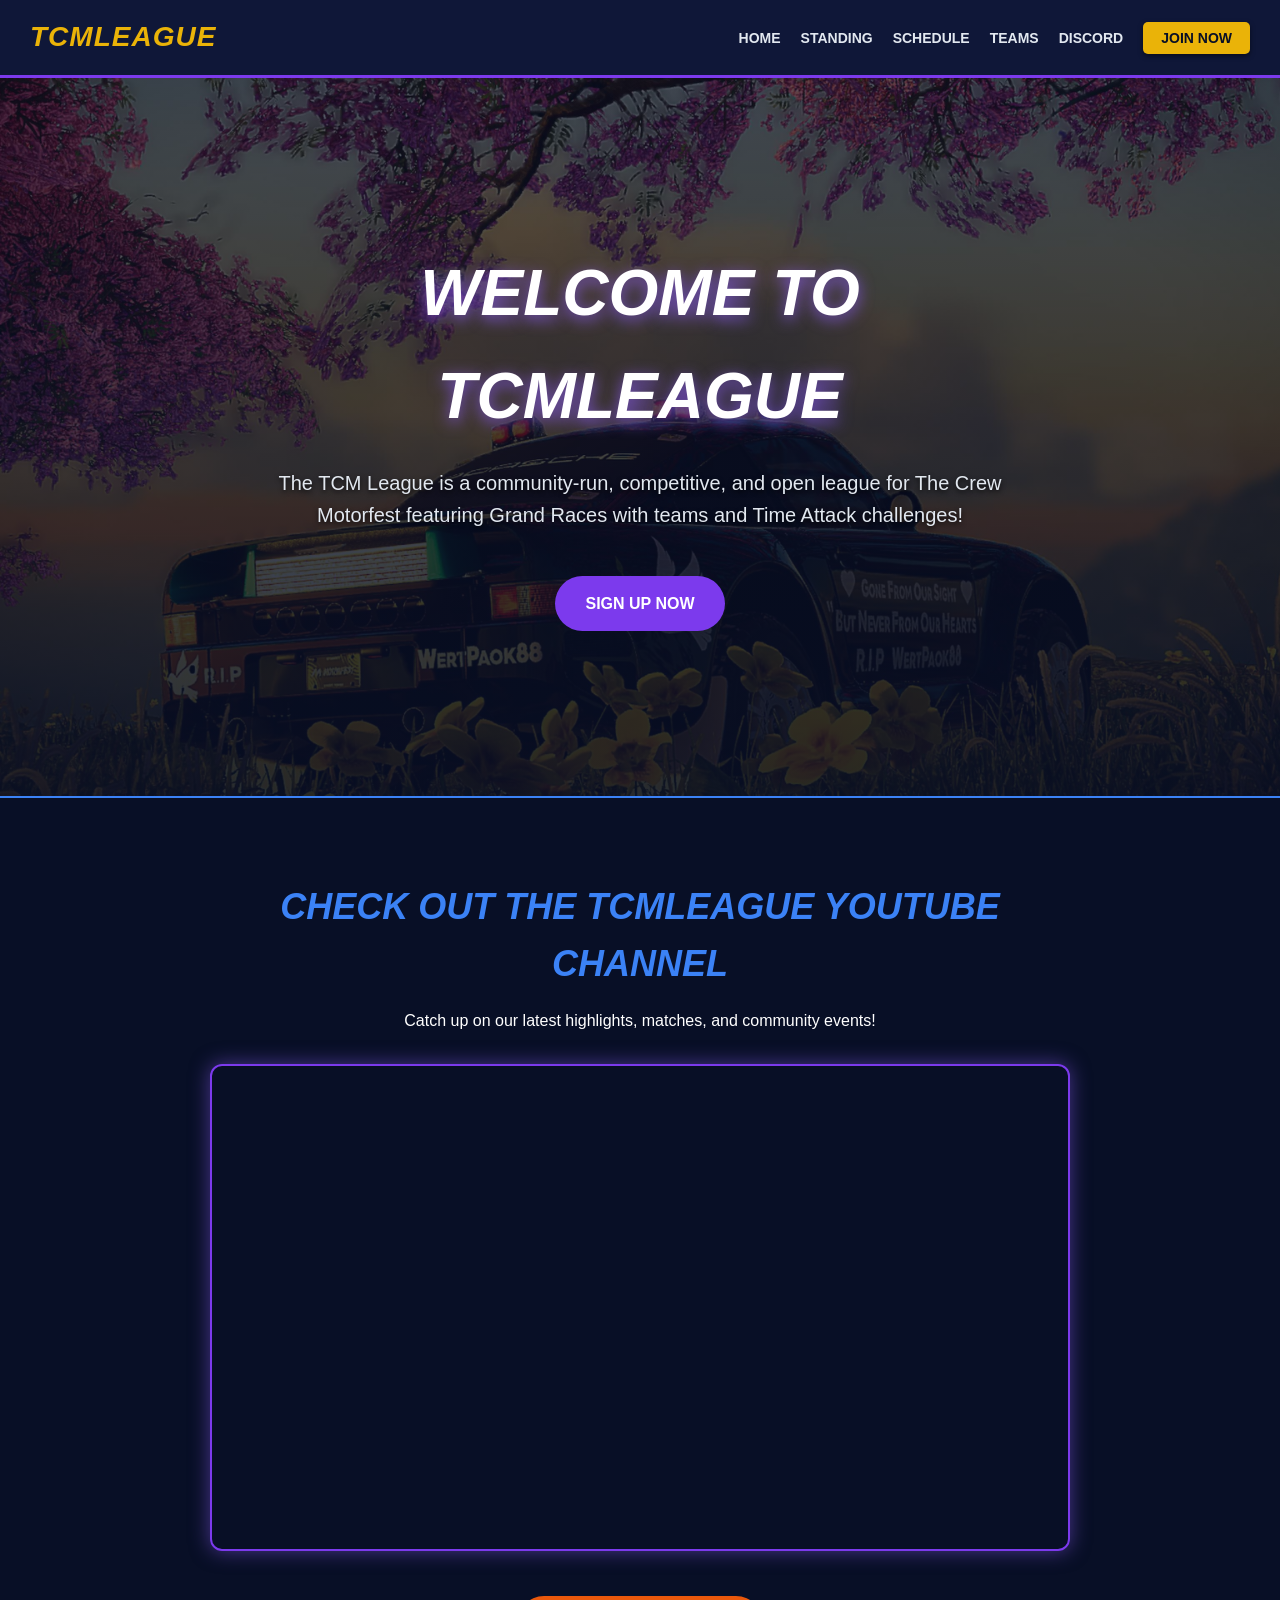
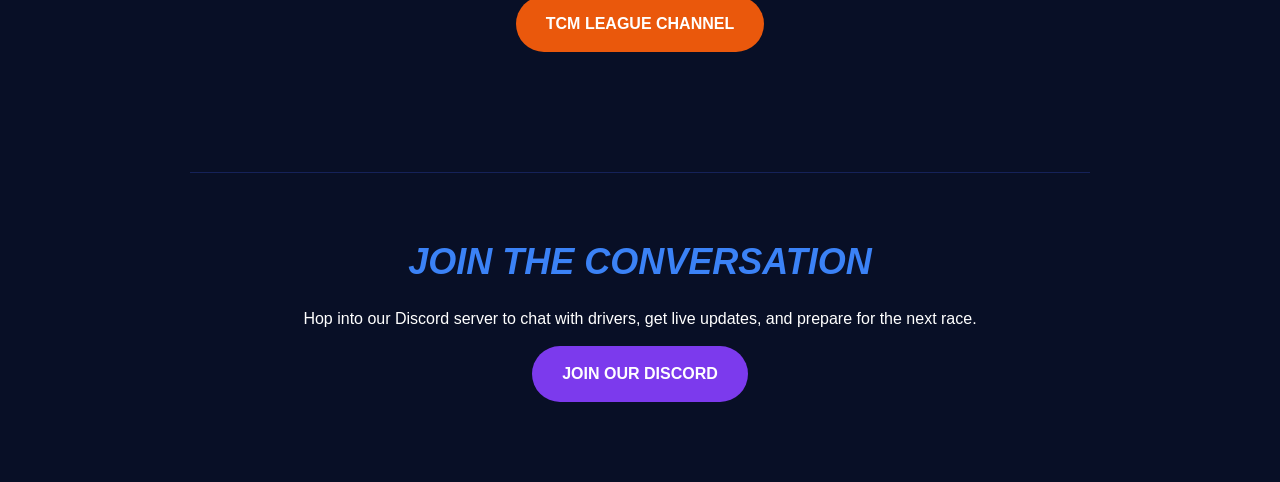
<file: Index.html>
<!DOCTYPE html>
<html lang="en">
<head>
    <meta charset="UTF-8">
    <meta name="viewport" content="width=device-width, initial-scale=1.0">
    <title>TCMLeague Hub</title>
    <link rel="stylesheet" href="Style/style.css">
</head>
<body>

<nav class="navbar">
    <div class="logo">TCMLeague</div>
    <ul class="nav-links">
        <li><a href="Index.html">Home</a></li>
        <li><a href="Standing.html">Standing</a></li>
        <li><a href="Schedule.html">Schedule</a></li>
        <li><a href="Teams.html">Teams</a></li>
        <li><a href="Discord.html">Discord</a></li>
        <li><a href="Registration.html" class="nav-join-btn">JOIN NOW</a></li>
    </ul>
</nav>

<header id="home" class="hero" style="background-image: linear-gradient(rgba(8, 15, 38, 0.6), rgba(8, 15, 38, 0.9)), url('Asseste/POrschebaner.jpg');">
    <div class="hero-content fade-in">
        <h1>Welcome to TCMLeague</h1>
        <p>The TCM League is a community-run, competitive, and open league for The Crew Motorfest featuring Grand Races with teams and Time Attack challenges!</p>
        <a href="Registration.html" class="btn discord-btn">Sign Up Now</a>
    </div>
</header>

<section id="youtube" class="yt-section fade-in">
    <h2>Check out the TCMLeague YouTube channel</h2>
    <p>Catch up on our latest highlights, matches, and community events!</p>

    <div class="video-wrapper">
        <iframe width="922" height="519" src="https://www.youtube.com/embed/0RAD80YU6eg" title="The Crew Motorfest League | Official Trailer" frameborder="0" allow="accelerometer; autoplay; clipboard-write; encrypted-media; gyroscope; picture-in-picture; web-share" referrerpolicy="strict-origin-when-cross-origin" allowfullscreen></iframe>
    </div>

    <a href="https://www.youtube.com/@TcmLeague-official/featured" class="btn yt-btn" target="_blank">TCM League Channel</a>
</section>

<section id="discord" class="discord-section fade-in" style="margin-top: 40px; border-top: 1px solid #152259; padding-top: 60px;">
    <h2>Join the Conversation</h2>
    <p>Hop into our Discord server to chat with drivers, get live updates, and prepare for the next race.</p>
    <a href="https://discord.gg/rQgyNnbPCV" class="btn discord-btn" target="_blank">Join Our Discord</a>
</section>

<script src="script.js"></script>
</body>
</html>
</file>
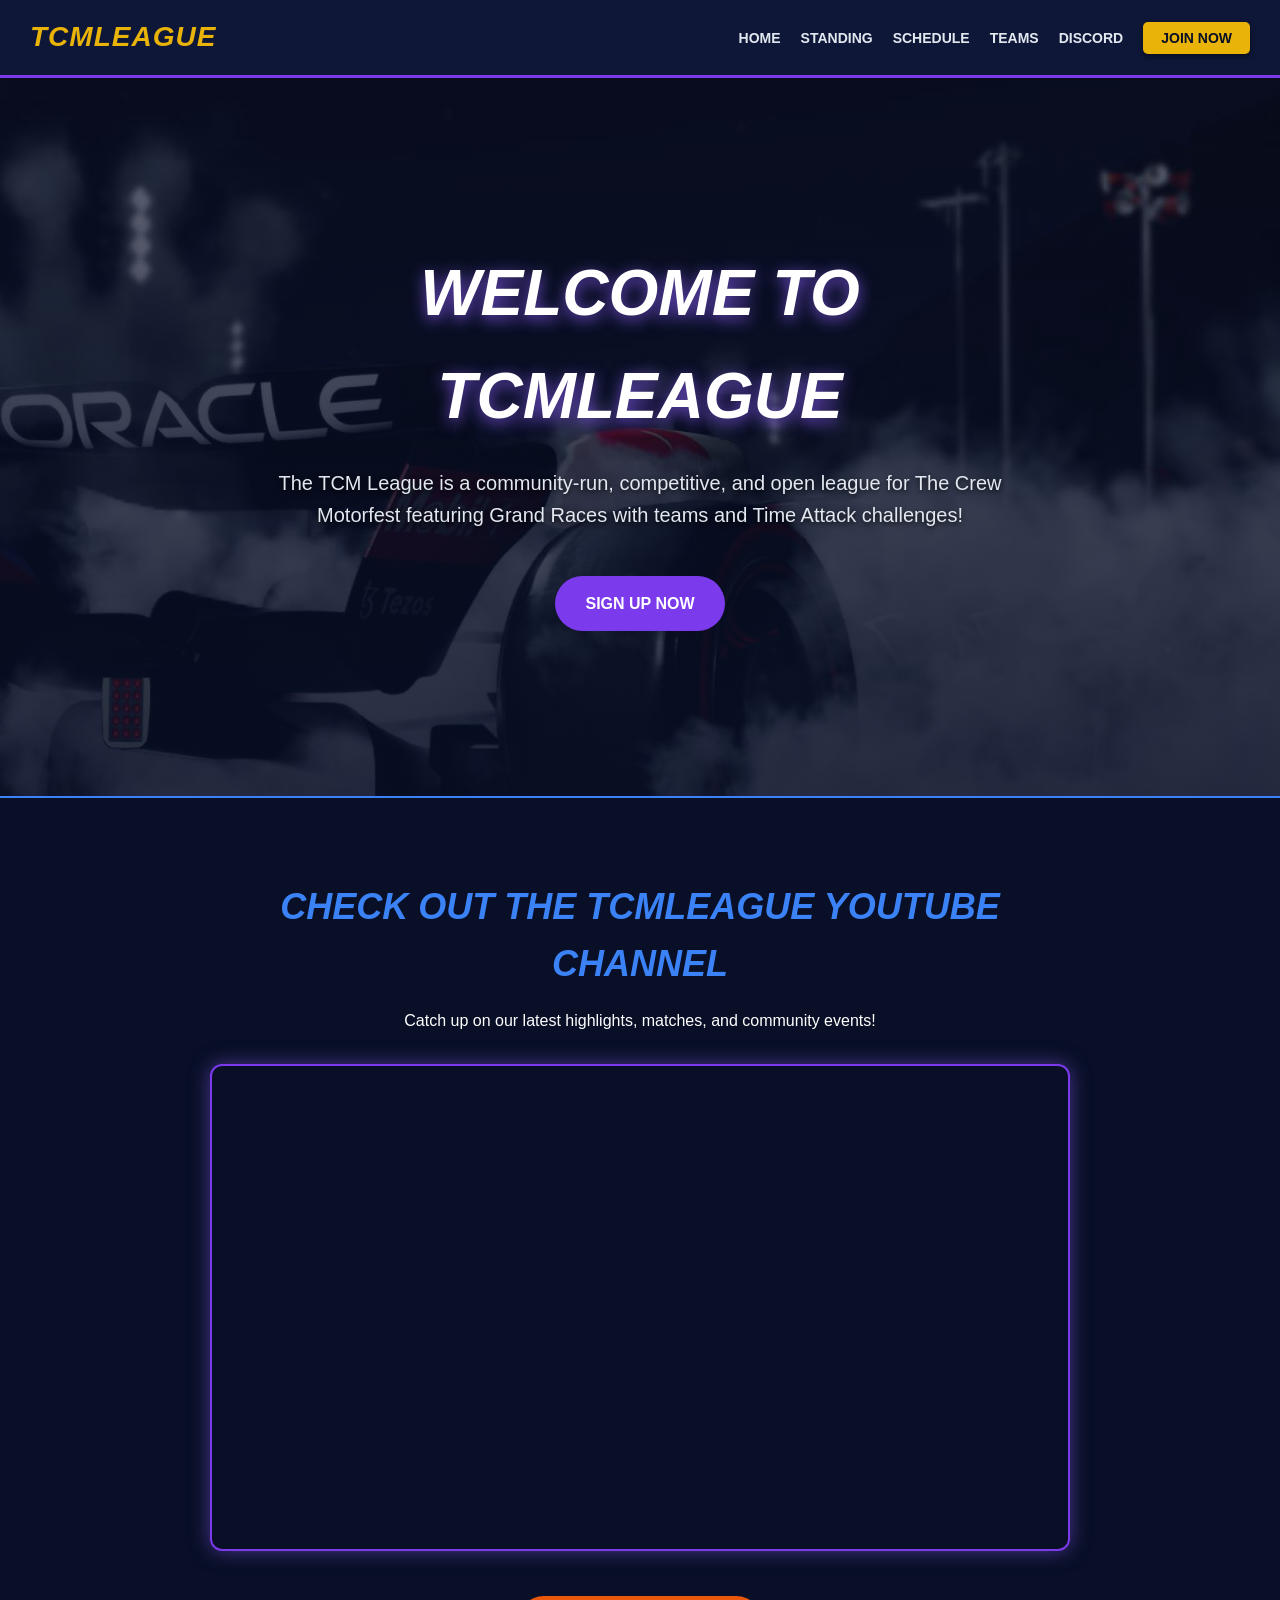
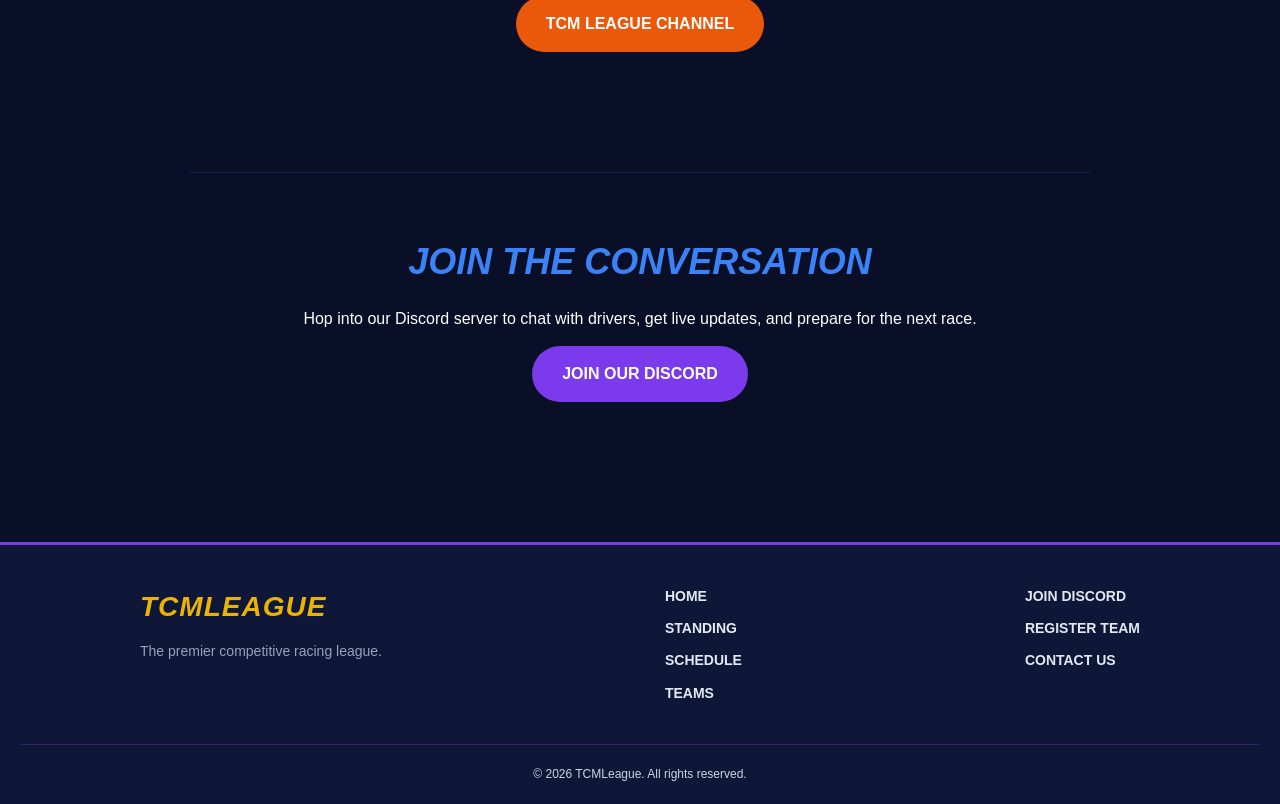
<file: index.html>
<!DOCTYPE html>
<html lang="en">
<head>
    <meta charset="UTF-8">
    <meta name="viewport" content="width=device-width, initial-scale=1.0">
    <title>TCMLeague Hub</title>
    <link rel="stylesheet" href="Style/style.css">
</head>
<body>

<nav class="navbar">
    <div class="logo"><a href="index.html">TCMLeague</a> </div>
    <ul class="nav-links">
        <li><a href="index.html">Home</a></li>
        <li><a href="standing.html">Standing</a></li>
        <li><a href="schedule.html">Schedule</a></li>
        <li><a href="teams.html">Teams</a></li>
        <li><a href="discord.html">Discord</a></li>
        <li><a href="registration.html" class="nav-join-btn">JOIN NOW</a></li>
    </ul>
</nav>

<header id="home" class="hero" style="background-image: linear-gradient(rgba(8, 15, 38, 0.6), rgba(8, 15, 38, 0.9)), url('Asseste/F1.jpg');">
    <div class="hero-content fade-in">
        <h1>Welcome to TCMLeague</h1>
        <p>The TCM League is a community-run, competitive, and open league for The Crew Motorfest featuring Grand Races with teams and Time Attack challenges!</p>
        <a href="registration.html" class="btn discord-btn">Sign Up Now</a>
    </div>
</header>

<section id="youtube" class="yt-section fade-in">
    <h2>Check out the TCMLeague YouTube channel</h2>
    <p>Catch up on our latest highlights, matches, and community events!</p>

    <div class="video-wrapper">
        <iframe width="922" height="519" src="https://www.youtube.com/embed/0RAD80YU6eg" title="The Crew Motorfest League | Official Trailer" frameborder="0" allow="accelerometer; autoplay; clipboard-write; encrypted-media; gyroscope; picture-in-picture; web-share" referrerpolicy="strict-origin-when-cross-origin" allowfullscreen></iframe>
    </div>

    <a href="https://www.youtube.com/@TcmLeague-official/featured" class="btn yt-btn" target="_blank">TCM League Channel</a>
</section>

<section id="discord" class="discord-section fade-in" style="margin-top: 40px; border-top: 1px solid #152259; padding-top: 60px;">
    <h2>Join the Conversation</h2>
    <p>Hop into our Discord server to chat with drivers, get live updates, and prepare for the next race.</p>
    <a href="https://discord.gg/rQgyNnbPCV" class="btn discord-btn" target="_blank">Join Our Discord</a>
</section>

<script src="script.js"></script>
</body>
<footer>
    <div class="footer-content">
        <div class="footer-brand">
            <div class="logo">TCMLeague</div>
            <p>The premier competitive racing league.</p>
        </div>
        <div class="footer-links">
            <a href="index.html">Home</a>
            <a href="standing.html">Standing</a>
            <a href="schedule.html">Schedule</a>
            <a href="teams.html">Teams</a>
        </div>
        <div class="footer-social">
            <a href="https://discord.gg/rQgyNnbPCV" target="_blank">Join Discord</a>
            <a href="registration.html">Register Team</a>
            <a href="mailto:tcmleagueofficial@gmail.com">Contact Us</a>
        </div>
    </div>
    <div class="footer-bottom">
        &copy; 2026 TCMLeague. All rights reserved.
    </div>
</footer>

<button id="backToTop" class="back-to-top">▲</button>
</html>
</file>
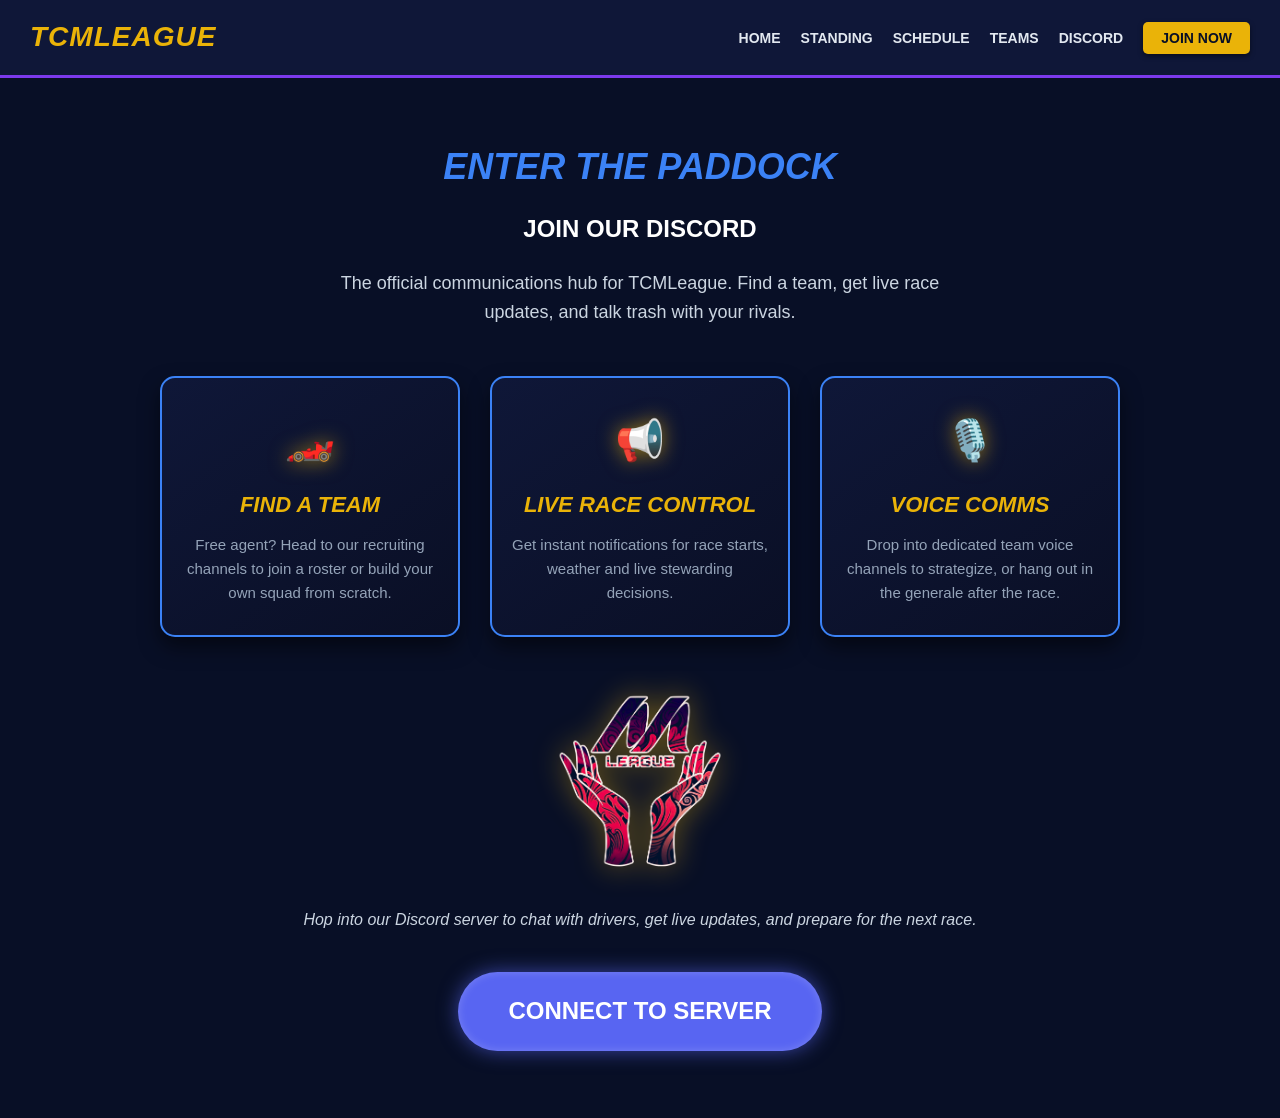
<file: Discord.html>
<!DOCTYPE html>
<html lang="en">
<head>
    <meta charset="UTF-8">
    <meta name="viewport" content="width=device-width, initial-scale=1.0">
    <title>TCMLeague - Discord</title>
    <link rel="stylesheet" href="Style/style.css">
    <link rel="stylesheet" href="Style/Discord.css">
</head>
<body>

<nav class="navbar">
    <div class="logo">TCMLeague</div>
    <ul class="nav-links">
        <li><a href="Index.html">Home</a></li>
        <li><a href="Standing.html">Standing</a></li>
        <li><a href="Schedule.html">Schedule</a></li>
        <li><a href="Teams.html">Teams</a></li>
        <li><a href="Discord.html">Discord</a></li>
        <li><a href="Registration.html" class="nav-join-btn">JOIN NOW</a></li>
    </ul>
</nav>

<section class="discord-promo-wrapper">
    <div class="discord-header">
        <h2 class="grand-race">ENTER THE PADDOCK</h2>
        <h1 class="standings-main-title">JOIN OUR DISCORD</h1>
        <p class="discord-subtitle">The official communications hub for TCMLeague. Find a team, get live race updates, and talk trash with your rivals.</p>
    </div>

    <div class="discord-features">
        <div class="feature-card">
            <div class="feature-icon">🏎️</div>
            <h3>Find a Team</h3>
            <p>Free agent? Head to our recruiting channels to join a roster or build your own squad from scratch.</p>
        </div>

        <div class="feature-card">
            <div class="feature-icon">📢</div>
            <h3>Live Race Control</h3>
            <p>Get instant notifications for race starts, weather and live stewarding decisions.</p>
        </div>

        <div class="feature-card">
            <div class="feature-icon">🎙️</div>
            <h3>Voice Comms</h3>
            <p>Drop into dedicated team voice channels to strategize, or hang out in the generale after the race.</p>
        </div>
    </div>

    <img src="Asseste/TCMlogo.png" alt="TCMLeague Logo" class="promo-logo-img">

    <div class="discord-cta-container">
        <p class="cta-flavor-text">Hop into our Discord server to chat with drivers, get live updates, and prepare for the next race.</p>

        <a href="https://discord.gg/rQgyNnbPCV" class="btn mega-discord-btn" target="_blank">
            <span class="btn-text">CONNECT TO SERVER</span>
        </a>
    </div>
</section>

</body>
</html>
</file>
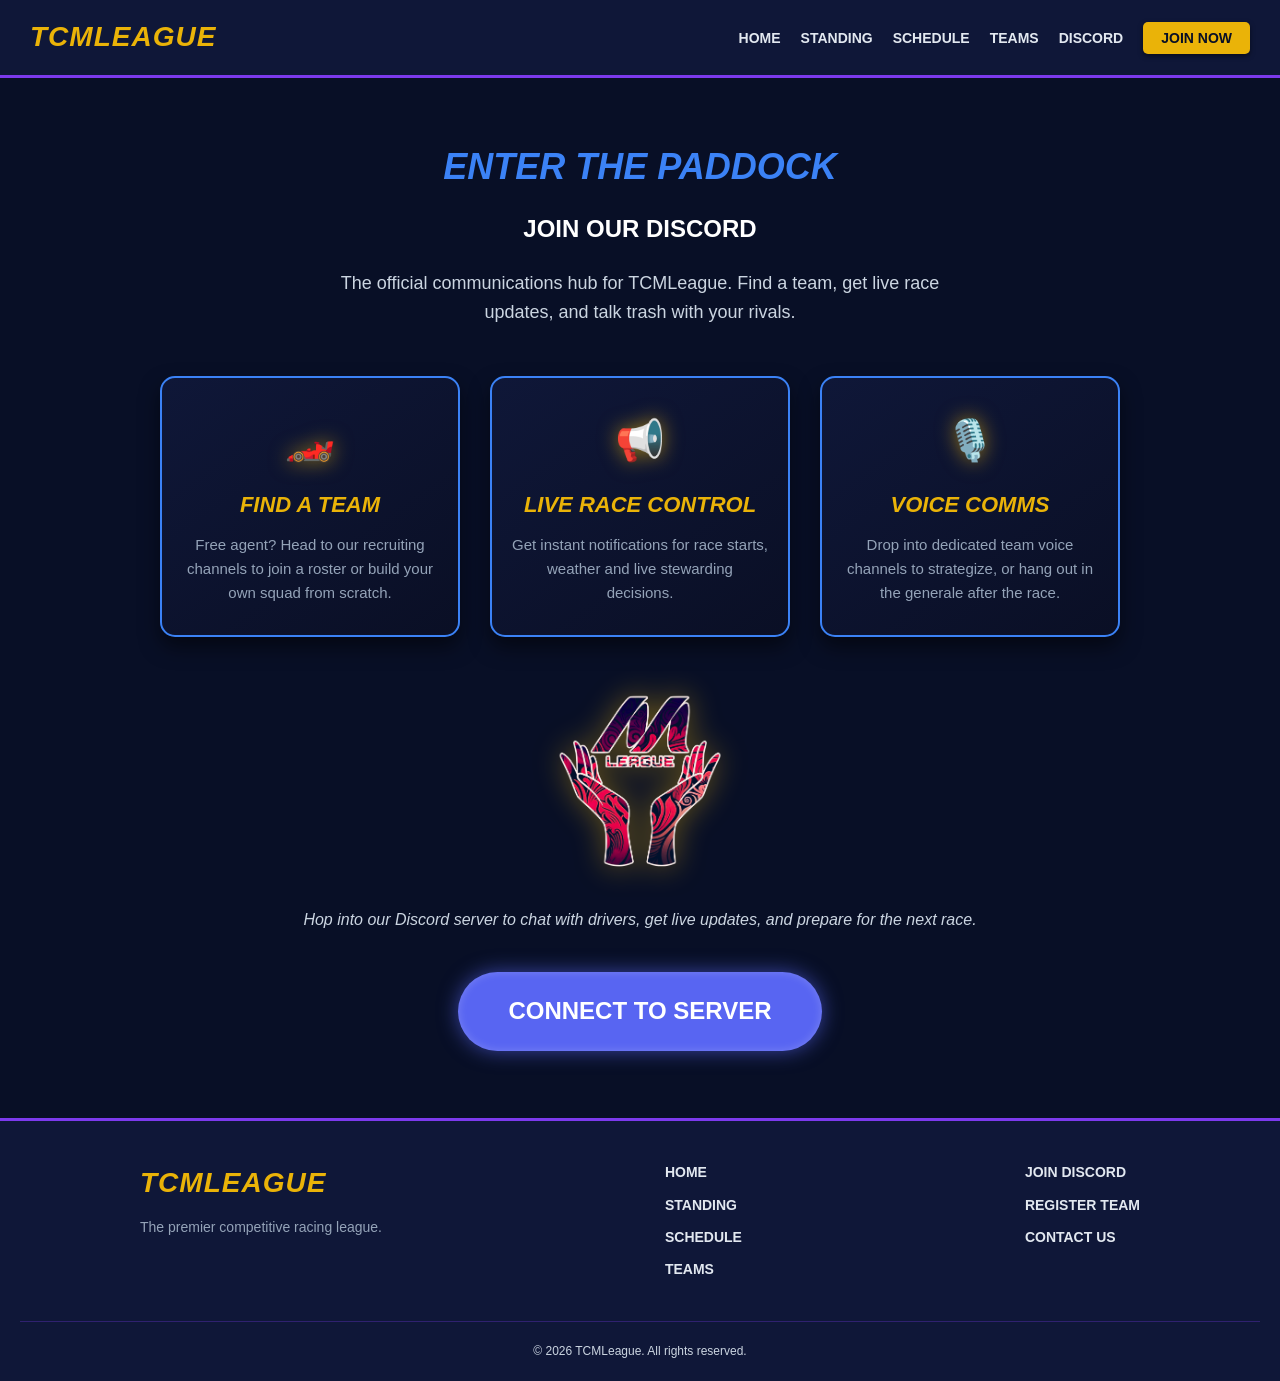
<file: discord.html>
<!DOCTYPE html>
<html lang="en">
<head>
    <meta charset="UTF-8">
    <meta name="viewport" content="width=device-width, initial-scale=1.0">
    <title>TCMLeague - Discord</title>
    <link rel="stylesheet" href="Style/style.css">
    <link rel="stylesheet" href="Style/Discord.css">
</head>
<body>

<nav class="navbar">
    <div class="logo"><a href="index.html">TCMLeague</a> </div>
    <ul class="nav-links">
        <li><a href="index.html">Home</a></li>
        <li><a href="standing.html">Standing</a></li>
        <li><a href="schedule.html">Schedule</a></li>
        <li><a href="teams.html">Teams</a></li>
        <li><a href="discord.html">Discord</a></li>
        <li><a href="registration.html" class="nav-join-btn">JOIN NOW</a></li>
    </ul>
</nav>

<section class="discord-promo-wrapper">
    <div class="discord-header">
        <h2 class="grand-race">ENTER THE PADDOCK</h2>
        <h1 class="standings-main-title">JOIN OUR DISCORD</h1>
        <p class="discord-subtitle">The official communications hub for TCMLeague. Find a team, get live race updates, and talk trash with your rivals.</p>
    </div>

    <div class="discord-features">
        <div class="feature-card">
            <div class="feature-icon">🏎️</div>
            <h3>Find a Team</h3>
            <p>Free agent? Head to our recruiting channels to join a roster or build your own squad from scratch.</p>
        </div>

        <div class="feature-card">
            <div class="feature-icon">📢</div>
            <h3>Live Race Control</h3>
            <p>Get instant notifications for race starts, weather and live stewarding decisions.</p>
        </div>

        <div class="feature-card">
            <div class="feature-icon">🎙️</div>
            <h3>Voice Comms</h3>
            <p>Drop into dedicated team voice channels to strategize, or hang out in the generale after the race.</p>
        </div>
    </div>

    <img src="Asseste/TCMlogo.png" alt="TCMLeague Logo" class="promo-logo-img">

    <div class="discord-cta-container">
        <p class="cta-flavor-text">Hop into our Discord server to chat with drivers, get live updates, and prepare for the next race.</p>

        <a href="https://discord.gg/rQgyNnbPCV" class="btn mega-discord-btn" target="_blank">
            <span class="btn-text">CONNECT TO SERVER</span>
        </a>
    </div>
</section>

</body>
<footer>
    <div class="footer-content">
        <div class="footer-brand">
            <div class="logo">TCMLeague</div>
            <p>The premier competitive racing league.</p>
        </div>
        <div class="footer-links">
            <a href="index.html">Home</a>
            <a href="standing.html">Standing</a>
            <a href="schedule.html">Schedule</a>
            <a href="teams.html">Teams</a>
        </div>
        <div class="footer-social">
            <a href="https://discord.gg/rQgyNnbPCV" target="_blank">Join Discord</a>
            <a href="registration.html">Register Team</a>
            <a href="mailto:tcmleagueofficial@gmail.com">Contact Us</a>
        </div>
    </div>
    <div class="footer-bottom">
        &copy; 2026 TCMLeague. All rights reserved.
    </div>
</footer>

<button id="backToTop" class="back-to-top">▲</button>
</html>
</file>
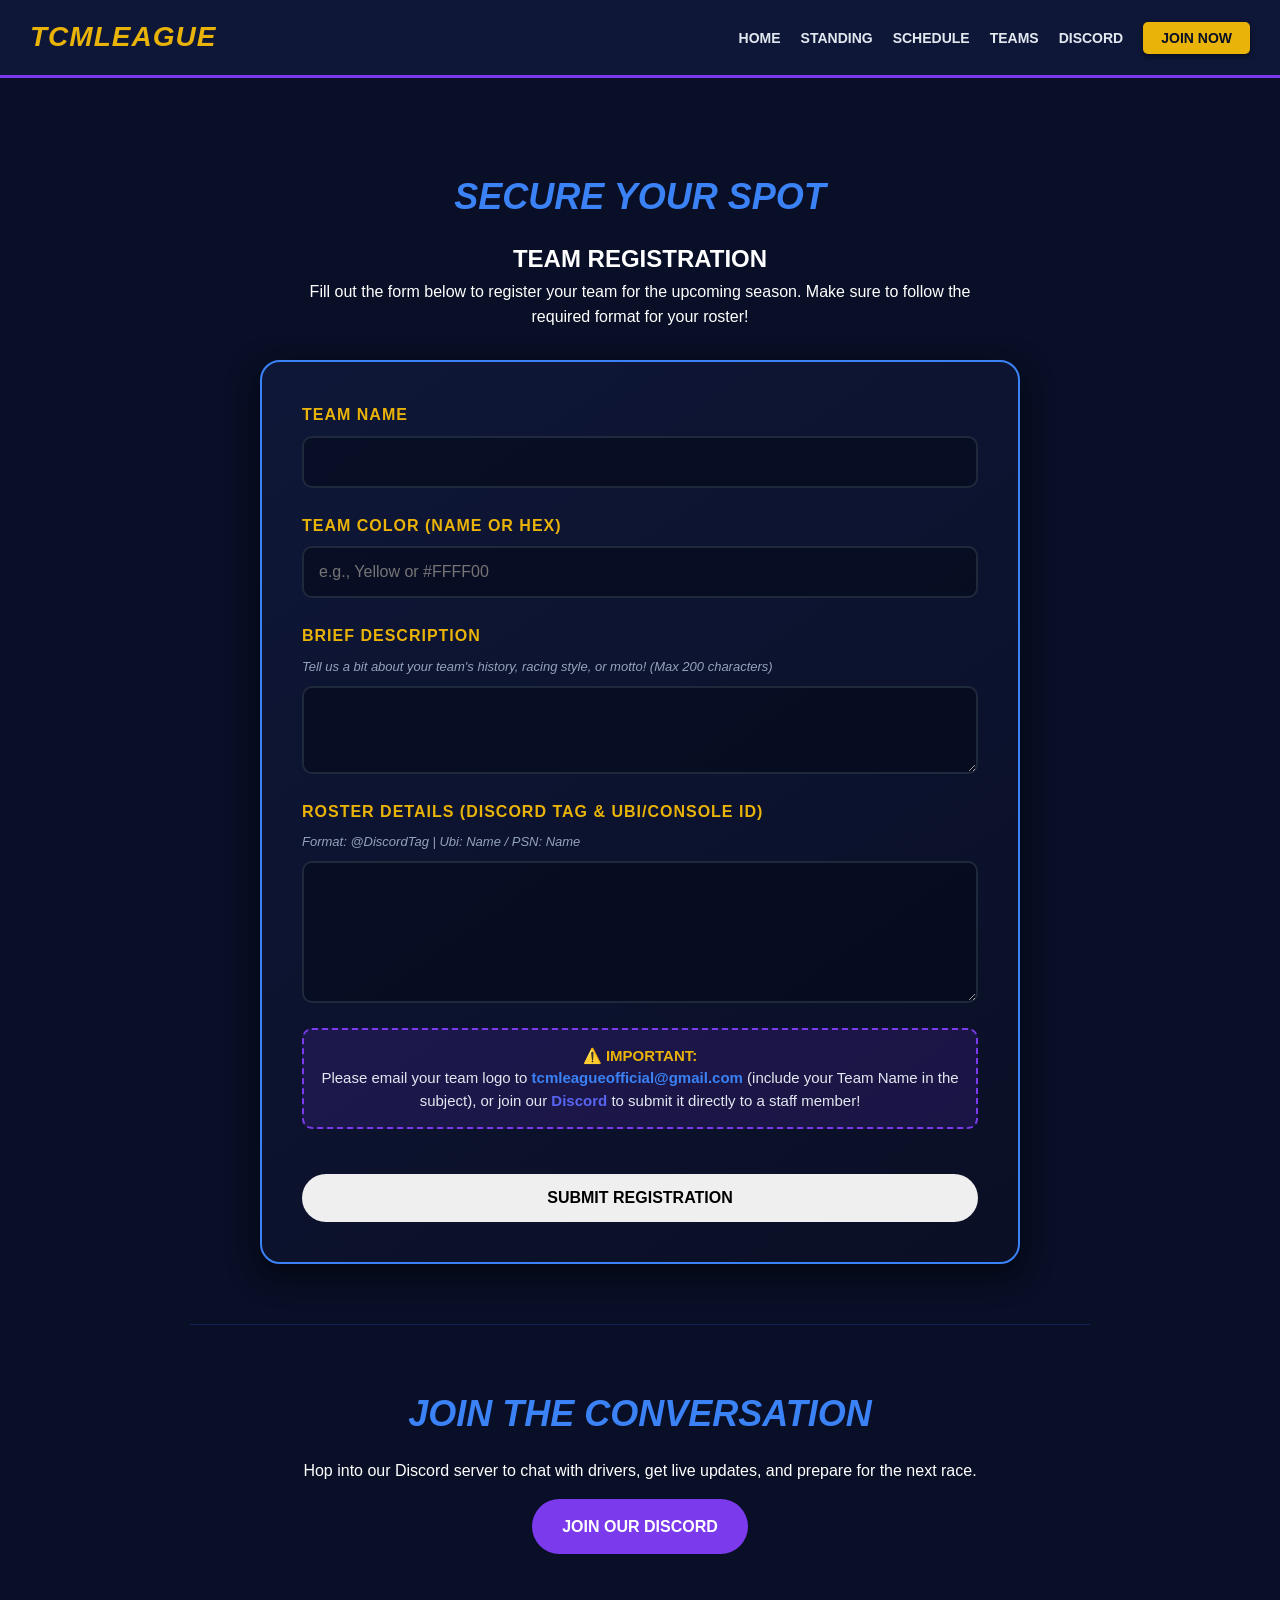
<file: Registration.html>
<!DOCTYPE html>
<html lang="en">
<head>
    <meta charset="UTF-8">
    <meta name="viewport" content="width=device-width, initial-scale=1.0">
    <title>TCMLeague - Registration</title>
    <link rel="stylesheet" href="Style/style.css">
    <link rel="stylesheet" href="Style/Registration.css">
</head>
<body>

<nav class="navbar">
    <div class="logo">TCMLeague</div>
    <ul class="nav-links">
        <li><a href="Index.html">Home</a></li>
        <li><a href="Standing.html">Standing</a></li>
        <li><a href="Schedule.html">Schedule</a></li>
        <li><a href="Teams.html">Teams</a></li>
        <li><a href="Discord.html">Discord</a></li>
        <li><a href="Registration.html" class="nav-join-btn">JOIN NOW</a></li>
    </ul>
</nav>

<section class="registration-wrapper fade-in">
    <div class="discord-header">
        <h2 class="grand-race">SECURE YOUR SPOT</h2>
        <h1 class="standings-main-title">TEAM REGISTRATION</h1>
        <p class="discord-subtitle">Fill out the form below to register your team for the upcoming season. Make sure to follow the required format for your roster!</p>
    </div>

    <div class="form-container">
        <form id="leagueForm" action="https://api.web3forms.com/submit" method="POST">

            <input type="hidden" name="access_key" value="dff4a906-58ff-4230-9a50-8b1ebea9eae9">
            <input type="hidden" name="subject" value="New TCMLeague Team Registration!">

            <div class="input-group">
                <label for="teamName">Team Name</label>
                <input type="text" id="teamName" name="team_name"  required>
            </div>

            <div class="input-group">
                <label for="teamColor">Team Color (Name or Hex)</label>
                <input type="text" id="teamColor" name="team_color" placeholder="e.g., Yellow or #FFFF00" required>
            </div>

            <div class="input-group">
                <label for="teamDesc">Brief Description</label>
                <p class="helper-text">Tell us a bit about your team's history, racing style, or motto! (Max 200 characters)</p>
                <textarea id="teamDesc" name="team_description" rows="3" maxlength="200"  required></textarea>
            </div>

            <div class="input-group">
                <label for="roster">Roster Details (Discord Tag & Ubi/Console ID)</label>
                <p class="helper-text">Format: @DiscordTag | Ubi: Name / PSN: Name</p>
                <textarea id="roster" name="roster_details" rows="6"  required></textarea>
            </div>

            <div style="background-color: rgba(124, 58, 237, 0.15); border: 2px dashed #7c3aed; border-radius: 10px; padding: 15px; text-align: center; margin-bottom: 25px;">
                <p style="color: #e2e8f0; font-size: 15px; margin: 0; line-height: 1.5;">
                    <strong style="color: #eab308; text-transform: uppercase;">⚠️ Important:</strong><br>
                    Please email your team logo to <a href="mailto:tcmleagueofficial@gmail.com" style="color: #3b82f6; font-weight: bold; text-decoration: none;">tcmleagueofficial@gmail.com</a> (include your Team Name in the subject), or join our <a href="https://discord.gg/rQgyNnbPCV" target="_blank" style="color: #5865F2; font-weight: bold; text-decoration: none;">Discord</a> to submit it directly to a staff member!
                </p>
            </div>

            <input type="checkbox" name="botcheck" class="hidden" style="display: none;">

            <button type="submit" class="btn mega-discord-btn submit-btn">
                <span class="btn-text">SUBMIT REGISTRATION</span>
            </button>
        </form>
    </div>
</section>

<section class="discord-section fade-in" style="margin-top: 40px; border-top: 1px solid #152259; padding-top: 60px;">
    <h2>Join the Conversation</h2>
    <p>Hop into our Discord server to chat with drivers, get live updates, and prepare for the next race.</p>
    <a href="https://discord.gg/rQgyNnbPCV" class="btn discord-btn" target="_blank">Join Our Discord</a>
</section>

<script src="script.js"></script>
<script src="Registration.js"></script>
</body>
</html>
</file>
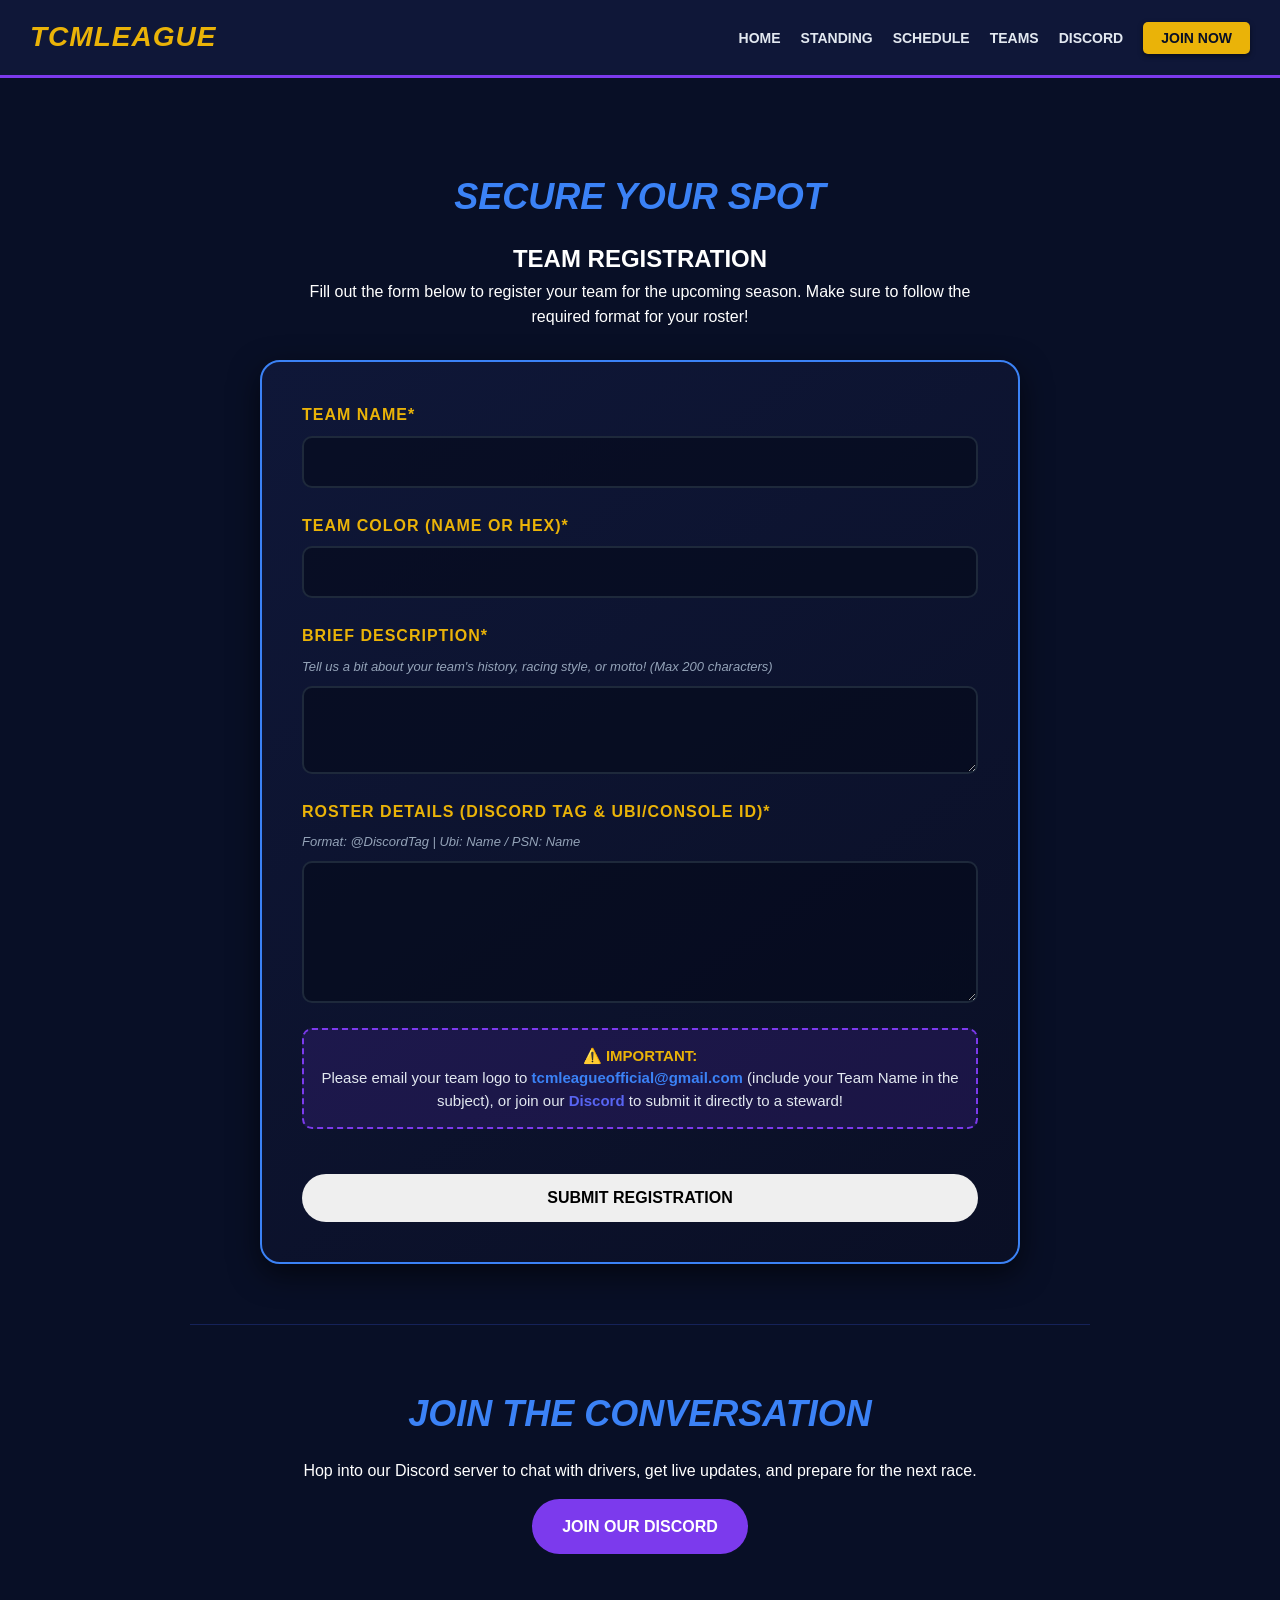
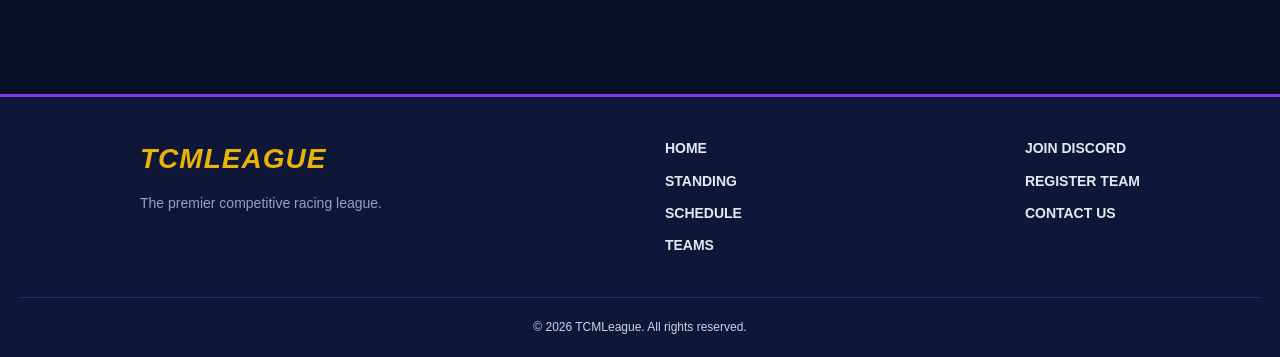
<file: registration.html>
<!DOCTYPE html>
<html lang="en">
<head>
    <meta charset="UTF-8">
    <meta name="viewport" content="width=device-width, initial-scale=1.0">
    <title>TCMLeague - Registration</title>
    <link rel="stylesheet" href="Style/style.css">
    <link rel="stylesheet" href="Style/Registration.css">
</head>
<body>

<nav class="navbar">
    <div class="logo"><a href="index.html">TCMLeague</a> </div>
    <ul class="nav-links">
        <li><a href="index.html">Home</a></li>
        <li><a href="standing.html">Standing</a></li>
        <li><a href="schedule.html">Schedule</a></li>
        <li><a href="teams.html">Teams</a></li>
        <li><a href="discord.html">Discord</a></li>
        <li><a href="registration.html" class="nav-join-btn">JOIN NOW</a></li>
    </ul>
</nav>

<section class="registration-wrapper fade-in">
    <div class="discord-header">
        <h2 class="grand-race">SECURE YOUR SPOT</h2>
        <h1 class="standings-main-title">TEAM REGISTRATION</h1>
        <p class="discord-subtitle">Fill out the form below to register your team for the upcoming season. Make sure to follow the required format for your roster!</p>
    </div>

    <div class="form-container">
        <form id="leagueForm" name="Team Registration" method="POST" data-netlify="true" netlify-honeypot="bot-field">

            <input type="hidden" name="form-name" value="Team Registration">

            <p class="hidden" style="display: none;">
                <label>Don’t fill this out if you're human: <input name="bot-field" /></label>
            </p>

            <div class="input-group">
                <label for="teamName">Team Name*</label>
                <input type="text" id="teamName" name="team_name"  required>
            </div>

            <div class="input-group">
                <label for="teamColor">Team Color (Name or Hex)*</label>
                <input type="text" id="teamColor" name="team_color"  required>
            </div>

            <div class="input-group">
                <label for="teamDesc">Brief Description*</label>
                <p class="helper-text">Tell us a bit about your team's history, racing style, or motto! (Max 200 characters)</p>
                <textarea id="teamDesc" name="team_description" rows="3" maxlength="200"  required></textarea>
            </div>

            <div class="input-group">
                <label for="roster">Roster Details (Discord Tag & Ubi/Console ID)*</label>
                <p class="helper-text">Format: @DiscordTag | Ubi: Name / PSN: Name</p>
                <textarea id="roster" name="roster_details" rows="6"  required></textarea>
            </div>

            <div style="background-color: rgba(124, 58, 237, 0.15); border: 2px dashed #7c3aed; border-radius: 10px; padding: 15px; text-align: center; margin-bottom: 25px;">
                <p style="color: #e2e8f0; font-size: 15px; margin: 0; line-height: 1.5;">
                    <strong style="color: #eab308; text-transform: uppercase;">⚠️ Important:</strong><br>
                    Please email your team logo to <a href="mailto:tcmleagueofficial@gmail.com" style="color: #3b82f6; font-weight: bold; text-decoration: none;">tcmleagueofficial@gmail.com</a> (include your Team Name in the subject), or join our <a href="https://discord.gg/rQgyNnbPCV" target="_blank" style="color: #5865F2; font-weight: bold; text-decoration: none;">Discord</a> to submit it directly to a steward!
                </p>
            </div>

            <button type="submit" class="btn mega-discord-btn submit-btn">
                <span class="btn-text">SUBMIT REGISTRATION</span>
            </button>
        </form>
    </div>
</section>

<section class="discord-section fade-in" style="margin-top: 40px; border-top: 1px solid #152259; padding-top: 60px;">
    <h2>Join the Conversation</h2>
    <p>Hop into our Discord server to chat with drivers, get live updates, and prepare for the next race.</p>
    <a href="https://discord.gg/rQgyNnbPCV" class="btn discord-btn" target="_blank">Join Our Discord</a>
</section>

<script src="script.js"></script>
<script src="Regis.js"></script>
</body>
<footer>
    <div class="footer-content">
        <div class="footer-brand">
            <div class="logo">TCMLeague</div>
            <p>The premier competitive racing league.</p>
        </div>
        <div class="footer-links">
            <a href="index.html">Home</a>
            <a href="standing.html">Standing</a>
            <a href="schedule.html">Schedule</a>
            <a href="teams.html">Teams</a>
        </div>
        <div class="footer-social">
            <a href="https://discord.gg/rQgyNnbPCV" target="_blank">Join Discord</a>
            <a href="registration.html">Register Team</a>
            <a href="mailto:tcmleagueofficial@gmail.com">Contact Us</a>
        </div>
    </div>
    <div class="footer-bottom">
        &copy; 2026 TCMLeague. All rights reserved.
    </div>
</footer>

<button id="backToTop" class="back-to-top">▲</button>
</html>
</file>
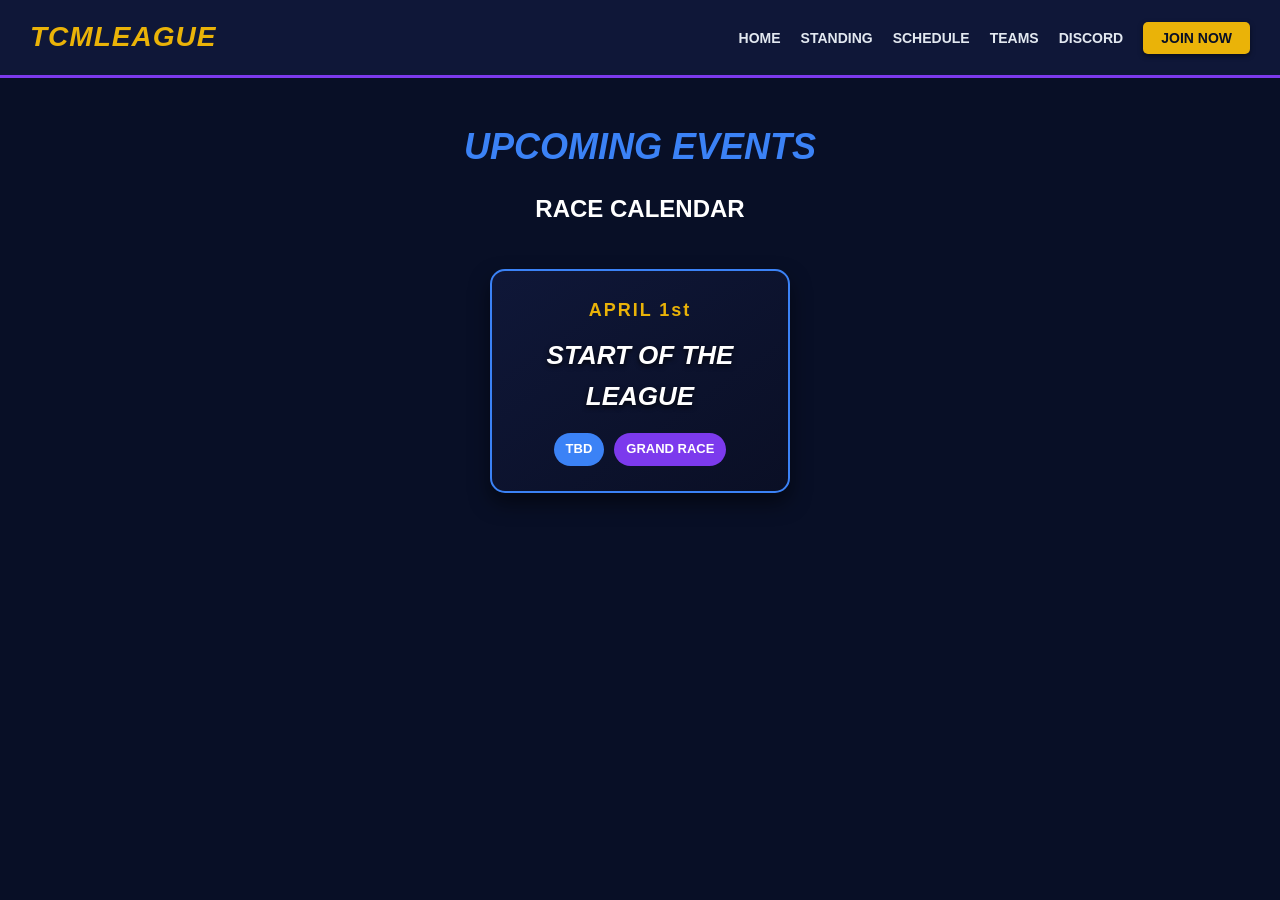
<file: Schedule.html>
<!DOCTYPE html>
<html lang="en">
<head>
    <meta charset="UTF-8">
    <meta name="viewport" content="width=device-width, initial-scale=1.0">
    <title>TCMLeague - Schedule</title>
    <link rel="stylesheet" href="Style/Schedule.css">
    <link rel="stylesheet" href="Style/style.css"
</head>
<body>

<nav class="navbar">
    <div class="logo">TCMLeague</div>
    <ul class="nav-links">
        <li><a href="Index.html">Home</a></li>
        <li><a href="Standing.html">Standing</a></li>
        <li><a href="Schedule.html">Schedule</a></li>
        <li><a href="Teams.html">Teams</a></li>
        <li><a href="Discord.html">Discord</a></li>
        <li><a href="Registration.html" class="nav-join-btn">JOIN NOW</a></li>
    </ul>
</nav>

<section class="schedule-wrapper">
    <div class="schedule-titles">
        <h2 class="grand-race">UPCOMING EVENTS</h2>
        <h1 class="standings-main-title">RACE CALENDAR</h1>
    </div>

    <div class="schedule-container" id="schedule-board"></div>
</section>

<script src="schefule.js"></script>
</body>
</html>
</file>
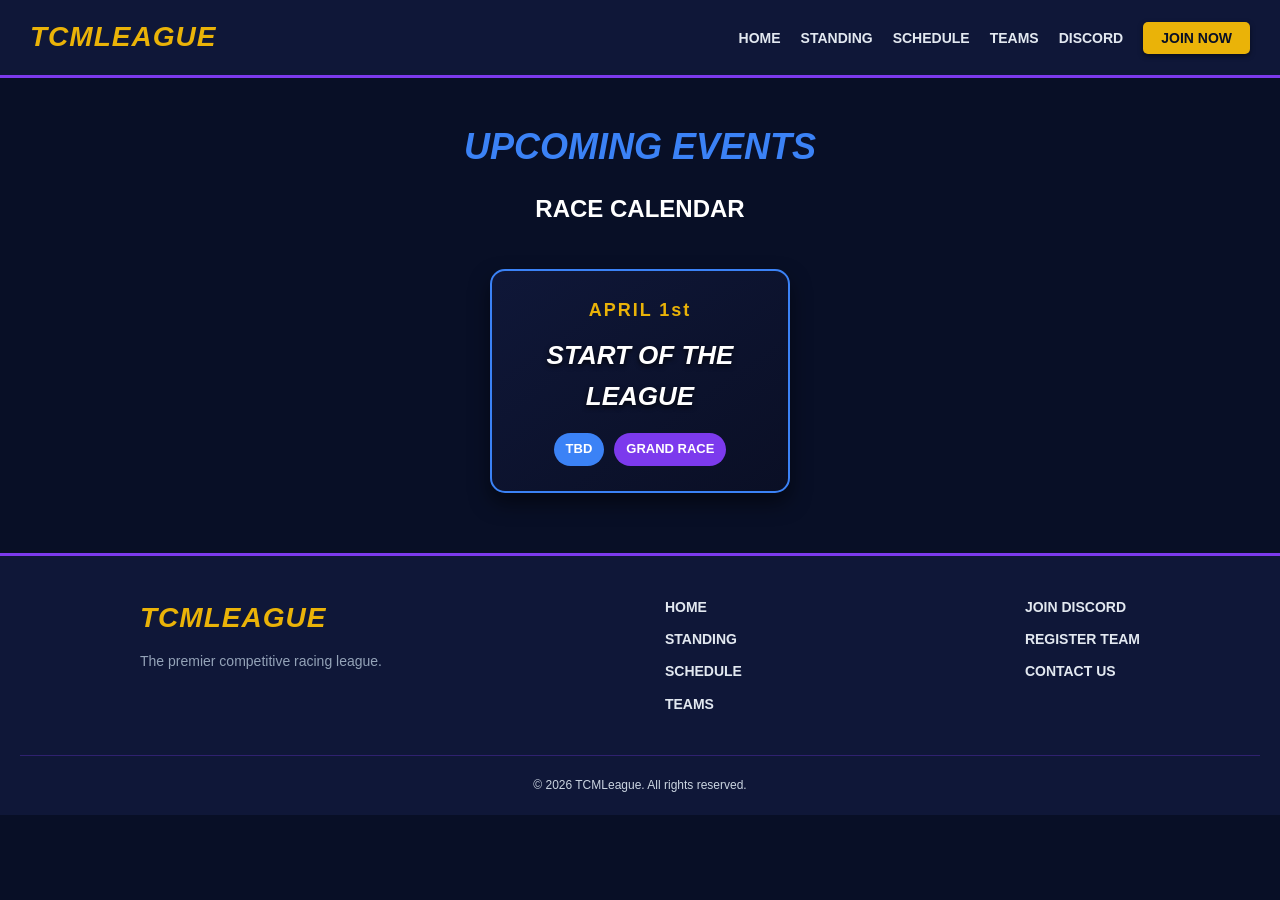
<file: schedule.html>
<!DOCTYPE html>
<html lang="en">
<head>
    <meta charset="UTF-8">
    <meta name="viewport" content="width=device-width, initial-scale=1.0">
    <title>TCMLeague - Schedule</title>
    <link rel="stylesheet" href="Style/Schedule.css">
    <link rel="stylesheet" href="Style/style.css">
</head>
<body>

<nav class="navbar">
    <div class="logo"><a href="index.html">TCMLeague</a> </div>
    <ul class="nav-links">
        <li><a href="index.html">Home</a></li>
        <li><a href="standing.html">Standing</a></li>
        <li><a href="schedule.html">Schedule</a></li>
        <li><a href="teams.html">Teams</a></li>
        <li><a href="discord.html">Discord</a></li>
        <li><a href="registration.html" class="nav-join-btn">JOIN NOW</a></li>
    </ul>
</nav>

<section class="schedule-wrapper">
    <div class="schedule-titles">
        <h2 class="grand-race">UPCOMING EVENTS</h2>
        <h1 class="standings-main-title">RACE CALENDAR</h1>
    </div>

    <div class="schedule-container" id="schedule-board"></div>
</section>

<script src="schefule.js"></script>
</body>
<footer>
    <div class="footer-content">
        <div class="footer-brand">
            <div class="logo">TCMLeague</div>
            <p>The premier competitive racing league.</p>
        </div>
        <div class="footer-links">
            <a href="index.html">Home</a>
            <a href="standing.html">Standing</a>
            <a href="schedule.html">Schedule</a>
            <a href="teams.html">Teams</a>
        </div>
        <div class="footer-social">
            <a href="https://discord.gg/rQgyNnbPCV" target="_blank">Join Discord</a>
            <a href="registration.html">Register Team</a>
            <a href="mailto:tcmleagueofficial@gmail.com">Contact Us</a>
        </div>
    </div>
    <div class="footer-bottom">
        &copy; 2026 TCMLeague. All rights reserved.
    </div>
</footer>

<button id="backToTop" class="back-to-top">▲</button>
</html>
</file>
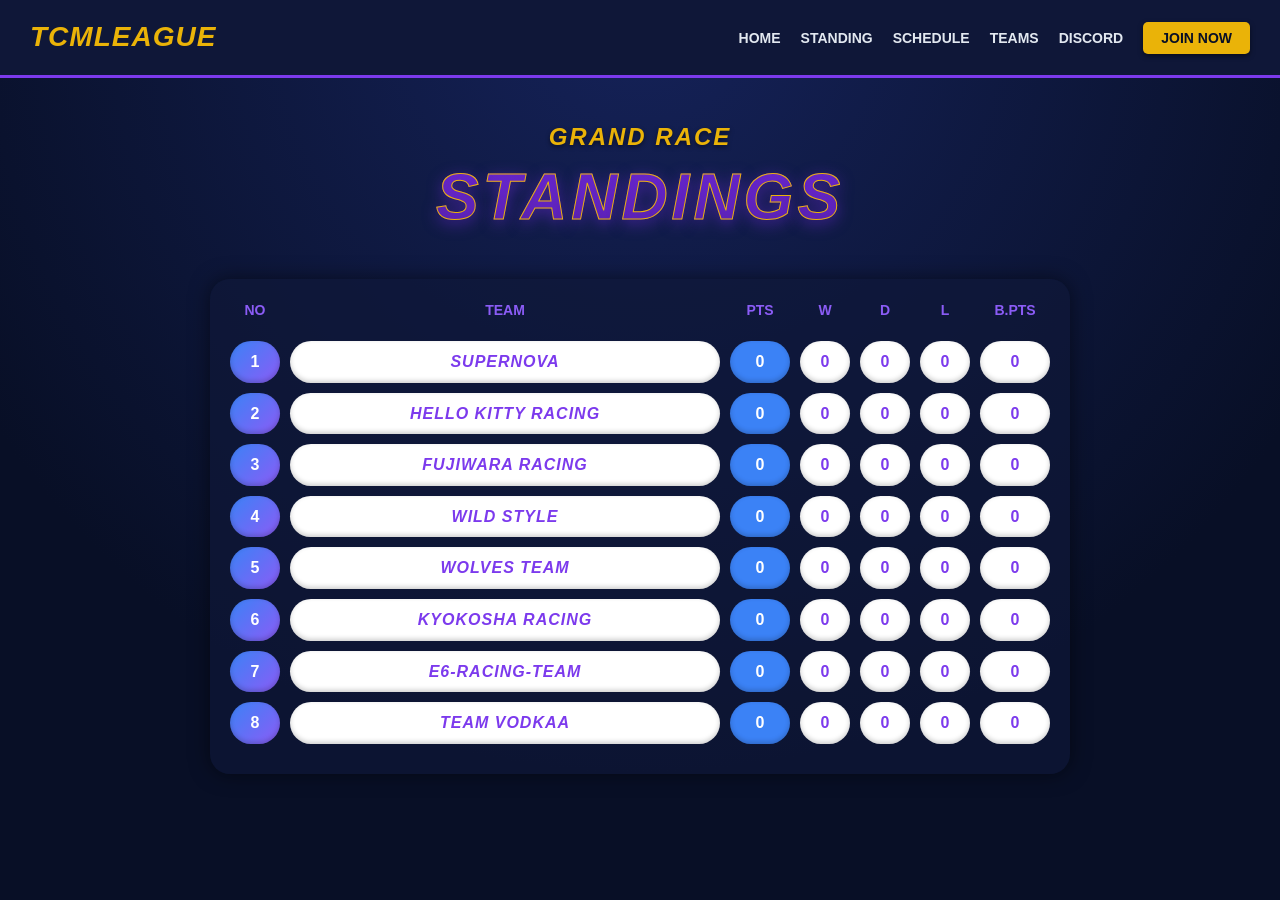
<file: Standing.html>
<!DOCTYPE html>
<html lang="en">
<head>
    <meta charset="UTF-8">
    <meta name="viewport" content="width=device-width, initial-scale=1.0">
    <title>TCMLeague - Standings</title>
    <link rel="stylesheet" href="Style/Standing.css">
    <link rel="stylesheet"href="Style/style.css">
</head>
<body>

<nav class="navbar">
    <div class="logo">TCMLeague</div>
    <ul class="nav-links">
        <li><a href="Index.html">Home</a></li>
        <li><a href="Standing.html">Standing</a></li>
        <li><a href="Schedule.html">Schedule</a></li>
        <li><a href="Teams.html">Teams</a></li>
        <li><a href="Discord.html">Discord</a></li>
        <li><a href="Registration.html" class="nav-join-btn">JOIN NOW</a></li>
    </ul>
</nav>

<section class="standings-wrapper">
    <div class="standings-titles">
        <h2 class="grand-race">GRAND RACE</h2>
        <h1 class="standings-main-title">STANDINGS</h1>
    </div>

    <div class="standings-container">
        <div class="table-header">
            <div class="col-no">NO</div>
            <div class="col-team">TEAM</div>
            <div class="col-stat">PTS</div>
            <div class="col-stat">W</div>
            <div class="col-stat">D</div>
            <div class="col-stat">L</div>
            <div class="col-stat">B.PTS</div>
        </div>

        <div id="standings-board"></div>
    </div>
</section>

<script src="Standing.js"></script>
</body>
</html>
</file>
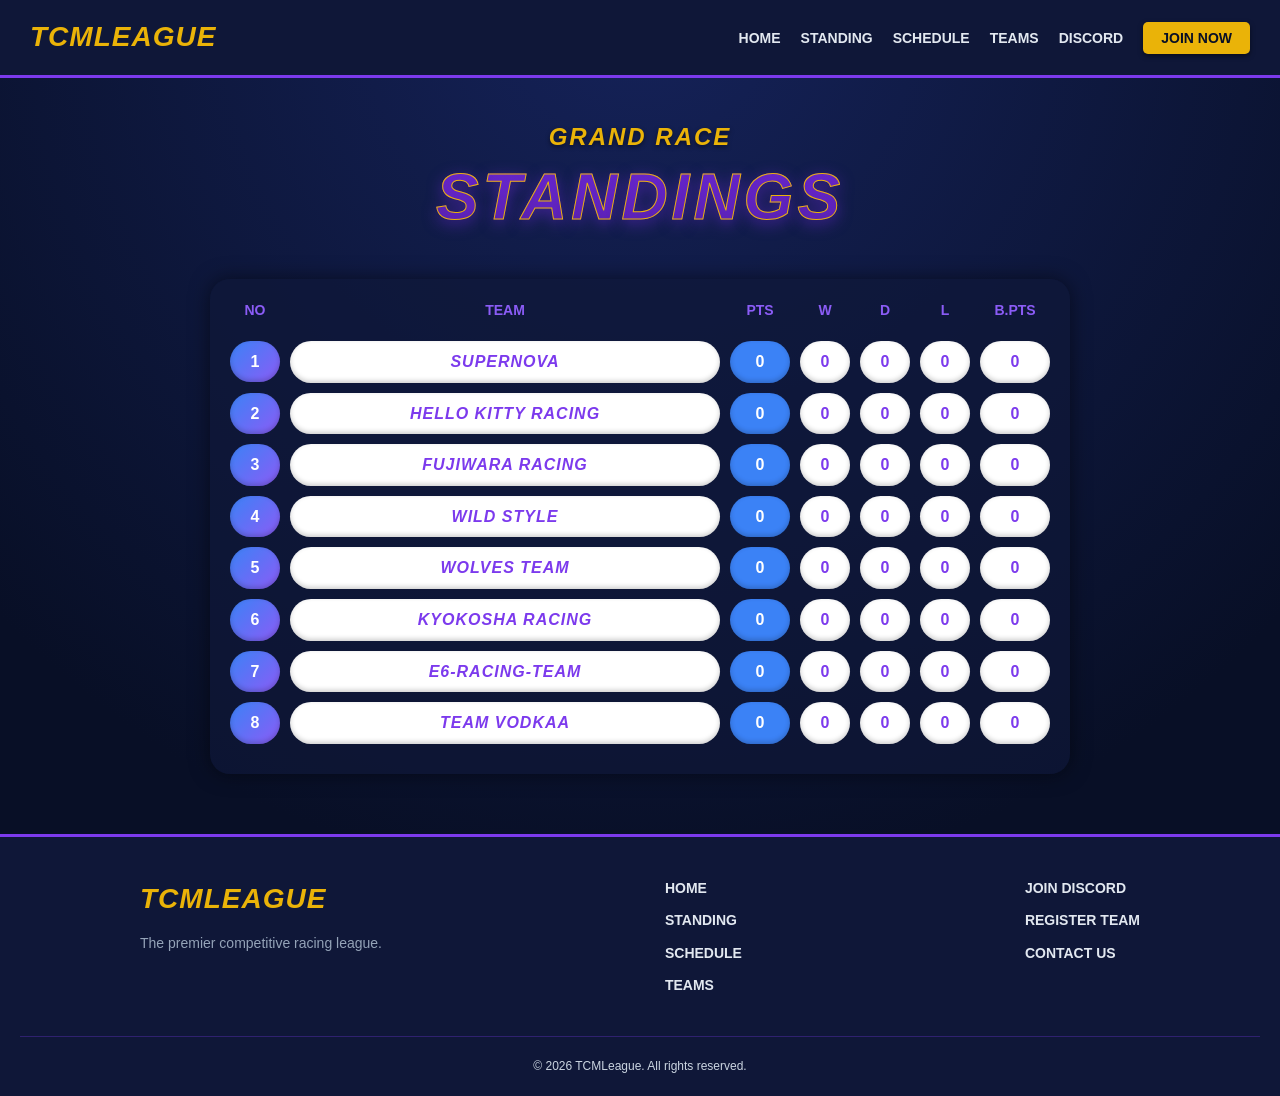
<file: standing.html>
<!DOCTYPE html>
<html lang="en">
<head>
    <meta charset="UTF-8">
    <meta name="viewport" content="width=device-width, initial-scale=1.0">
    <title>TCMLeague - Standings</title>
    <link rel="stylesheet" href="Style/Standing.css">
    <link rel="stylesheet"href="Style/style.css">
</head>
<body>

<nav class="navbar">
    <div class="logo"><a href="index.html">TCMLeague</a> </div>
    <ul class="nav-links">
        <li><a href="index.html">Home</a></li>
        <li><a href="standing.html">Standing</a></li>
        <li><a href="schedule.html">Schedule</a></li>
        <li><a href="teams.html">Teams</a></li>
        <li><a href="discord.html">Discord</a></li>
        <li><a href="registration.html" class="nav-join-btn">JOIN NOW</a></li>
    </ul>
</nav>

<section class="standings-wrapper">
    <div class="standings-titles">
        <h2 class="grand-race">GRAND RACE</h2>
        <h1 class="standings-main-title">STANDINGS</h1>
    </div>

    <div class="standings-container">
        <div class="table-header">
            <div class="col-no">NO</div>
            <div class="col-team">TEAM</div>
            <div class="col-stat">PTS</div>
            <div class="col-stat">W</div>
            <div class="col-stat">D</div>
            <div class="col-stat">L</div>
            <div class="col-stat">B.PTS</div>
        </div>

        <div id="standings-board"></div>
    </div>
</section>

<script src="Standing.js"></script>
</body>
<footer>
    <div class="footer-content">
        <div class="footer-brand">
            <div class="logo">TCMLeague</div>
            <p>The premier competitive racing league.</p>
        </div>
        <div class="footer-links">
            <a href="index.html">Home</a>
            <a href="standing.html">Standing</a>
            <a href="schedule.html">Schedule</a>
            <a href="teams.html">Teams</a>
        </div>
        <div class="footer-social">
            <a href="https://discord.gg/rQgyNnbPCV" target="_blank">Join Discord</a>
            <a href="registration.html">Register Team</a>
            <a href="mailto:tcmleagueofficial@gmail.com">Contact Us</a>
        </div>
    </div>
    <div class="footer-bottom">
        &copy; 2026 TCMLeague. All rights reserved.
    </div>
</footer>

<button id="backToTop" class="back-to-top">▲</button>
</html>
</file>
<file: Style/style.css>
* {
    margin: 0;
    padding: 0;
    box-sizing: border-box;
    font-family: 'Segoe UI', Tahoma, Geneva, Verdana, sans-serif;
}

body {
    background-color: #080f26;
    color: #ffffff;
    line-height: 1.6;
    overflow-x: hidden;
}




.navbar {
    display: flex;
    justify-content: space-between;
    align-items: center;
    background-color: #0f1738;
    padding: 15px 30px;
    position: sticky;
    top: 0;
    z-index: 1000;
    border-bottom: 3px solid #7c3aed;
}

.logo {
    font-size: 28px;
    font-weight: 900;
    font-style: italic;
    color: #eab308;
    letter-spacing: 1px;
    text-transform: uppercase;
    a{
        text-decoration: none;
        color: #eab308;
    }
}

.nav-links {
    list-style: none;
    display: flex;
    gap: 20px;
    align-items: center;
}

.nav-links a {
    color: #e2e8f0;
    text-decoration: none;
    font-weight: 600;
    text-transform: uppercase;
    font-size: 14px;
    transition: color 0.3s ease;
}

.nav-links a:hover {
    color: #3b82f6;
}


.nav-join-btn {
    background-color: #eab308;
    color: #080f26 !important;
    padding: 8px 18px;
    border-radius: 5px;
    font-weight: 800 !important;
    text-transform: uppercase;
    transition: all 0.3s ease;
    box-shadow: 0 2px 5px rgba(0,0,0,0.5);
}

.nav-join-btn:hover {
    background-color: #fde047;
    color: #000000 !important;
    transform: translateY(-2px);
    box-shadow: 0 5px 15px rgba(234, 179, 8, 0.4);
}


.hero {
    min-height: 80vh;
    display: flex;
    justify-content: center;
    align-items: center;
    text-align: center;
    background-size: cover;
    background-position: center;
    background-attachment: fixed;
    padding: 0 20px;
    border-bottom: 2px solid #3b82f6;
}

.hero-content {
    max-width: 800px;
}

.hero h1 {
    font-size: 64px;
    margin-bottom: 20px;
    color: #ffffff;
    text-transform: uppercase;
    font-style: italic;
    text-shadow: 0 4px 15px rgba(139, 92, 246, 0.8);
}

.hero p {
    font-size: 20px;
    color: #e2e8f0;
    margin-bottom: 30px;
    text-shadow: 0 2px 5px rgba(0,0,0,0.8);
}


section {
    padding: 80px 20px;
    text-align: center;
    max-width: 900px;
    margin: 0 auto;
}

h2 {
    font-size: 36px;
    margin-bottom: 15px;
    color: #3b82f6;
    text-transform: uppercase;
    font-style: italic;
}

.video-wrapper {
    position: relative;
    padding-bottom: 56.25%;
    height: 0;
    margin: 30px 0;
    border-radius: 12px;
    overflow: hidden;
    box-shadow: 0 0 20px rgba(139, 92, 246, 0.5);
    border: 2px solid #7c3aed;
}

.video-wrapper iframe {
    position: absolute;
    top: 0;
    left: 0;
    width: 100%;
    height: 100%;
}

.btn {
    display: inline-block;
    padding: 15px 30px;
    border-radius: 50px;
    font-size: 16px;
    font-weight: bold;
    text-transform: uppercase;
    text-decoration: none;
    cursor: pointer;
    border: none;
    margin-top: 15px;
    transition: all 0.3s ease;
}

.discord-btn {
    background-color: #7c3aed;
    color: white;
}

.discord-btn:hover {
    background-color: #6d28d9;
    box-shadow: 0 0 15px rgba(124, 58, 237, 0.6);
    transform: translateY(-3px);
}

.yt-btn {
    background-color: #ea580c;
    color: white;
}

.yt-btn:hover {
    background-color: #c2410c;
    box-shadow: 0 0 15px rgba(234, 88, 12, 0.6);
    transform: translateY(-3px);
}


.fade-in {
    opacity: 0;
    transform: translateY(40px);
    transition: opacity 0.8s ease-out, transform 0.8s ease-out;
}

.fade-in.visible {
    opacity: 1;
    transform: translateY(0);
}

@media screen and (max-width: 768px) {
    .navbar {
        flex-direction: column;
        padding: 15px 10px;
        text-align: center;
    }

    .nav-links {
        flex-wrap: wrap;
        justify-content: center;
        margin-top: 15px;
        gap: 12px;
    }

    .nav-links a {
        font-size: 13px;
    }


    .hero h1, .standings-main-title, .error-title {
        font-size: 40px !important;
        line-height: 1.1;
    }

    h2 { font-size: 28px; }
    p { font-size: 16px; }


    section, .form-container, .discord-promo-wrapper {
        padding: 20px 15px;
        margin: 20px auto;
    }

    .discord-features, .team-grid {
        display: grid;
        grid-template-columns: 1fr;
        gap: 20px;
    }


    table {
        display: block;
        width: 100%;
        overflow-x: auto;
        white-space: nowrap;
        -webkit-overflow-scrolling: touch;
    }


    .btn {
        width: 100%;
        display: block;
        box-sizing: border-box;
        text-align: center;
    }
}
footer {
    background-color: #0f1738;
    border-top: 3px solid #7c3aed;
    padding: 40px 20px 20px;
    margin-top: 60px;
}

.footer-content {
    max-width: 1000px;
    margin: 0 auto;
    display: flex;
    justify-content: space-between;
    flex-wrap: wrap;
    gap: 30px;
}

.footer-brand p {
    color: #94a3b8;
    font-size: 14px;
    margin-top: 10px;
}

.footer-links, .footer-social {
    display: flex;
    flex-direction: column;
    gap: 10px;
}

.footer-links a, .footer-social a {
    color: #e2e8f0;
    text-decoration: none;
    font-size: 14px;
    font-weight: 600;
    text-transform: uppercase;
    transition: color 0.3s ease;
}

.footer-links a:hover, .footer-social a:hover {
    color: #eab308;
}

.footer-bottom {
    text-align: center;
    color: #cbd5e1;
    font-size: 12px;
    margin-top: 40px;
    padding-top: 20px;
    border-top: 1px solid rgba(124, 58, 237, 0.3);
}

.back-to-top {
    position: fixed;
    bottom: 30px;
    right: 30px;
    background-color: #7c3aed;
    color: #ffffff;
    width: 50px;
    height: 50px;
    border-radius: 50%;
    border: none;
    font-size: 20px;
    cursor: pointer;
    box-shadow: 0 0 15px rgba(124, 58, 237, 0.6);
    opacity: 0;
    visibility: hidden;
    transition: all 0.3s ease;
    z-index: 999;
}

.back-to-top.show {
    opacity: 1;
    visibility: visible;
}

.back-to-top:hover {
    background-color: #6d28d9;
    transform: translateY(-5px);
    box-shadow: 0 0 25px rgba(124, 58, 237, 0.9);
}

@media screen and (max-width: 768px) {

    .navbar {
        flex-direction: column;
        padding: 15px 10px;
        text-align: center;
    }

    .nav-links {
        flex-wrap: wrap;
        justify-content: center;
        margin-top: 15px;
        gap: 12px;
    }

    .hero h1 { font-size: 32px; }
    .hero p { font-size: 15px; }
    h2 { font-size: 26px; }
    .standings-main-title { font-size: 36px; letter-spacing: 2px; }

    .standings-wrapper {
        padding: 0 10px;
    }

    .standings-container {
        padding: 15px 10px;
        overflow-x: auto;
        -webkit-overflow-scrolling: touch;
    }


    .table-header, .team-row {
        min-width: 480px;
        font-size: 13px;
        gap: 5px;
    }


    .team-list-row {
        flex-direction: column;
        text-align: center;
        gap: 15px;
        border-radius: 20px;
        padding: 20px;
    }

    .team-row-left {
        flex-direction: column;
        gap: 10px;
    }

    .team-name-text { font-size: 20px; }

    .team-list-row {
        flex-direction: column;
        text-align: center;
        gap: 15px;
        border-radius: 20px;
        padding: 20px;
    }

    .team-row-left {
        flex-direction: column;
        gap: 10px;
    }

    .team-name-text { font-size: 20px; }

    .modal-content {
        padding: 30px 15px;
        width: 95%;

        max-height: 85vh;
        overflow-y: auto;
    }

    .modal-logo-img {
        width: 80px;
        height: 80px;
    }


    .roster-list {
        gap: 8px;
    }

    .roster-list li {
        font-size: 12px;
        padding: 6px 10px;
        word-break: break-word;
    }


    .modal-stats {
        flex-direction: column;
        gap: 5px;
        font-size: 14px;
    }


    .race-card {
        width: 100%;
        max-width: 350px;
        padding: 20px;
    }

    .race-track { font-size: 22px; }

    .detail-pill {
        font-size: 11px;
        padding: 5px 10px;
    }
    .footer-content {
        flex-direction: column;
        text-align: center;
        gap: 30px;
    }

    .back-to-top {
        bottom: 20px;
        right: 20px;
        width: 45px;
        height: 45px;
    }
}x²
</file>
<file: Style/Discord.css>
.discord-promo-wrapper {
    max-width: 1000px;
    margin: 60px auto;
    padding: 0 20px;
    text-align: center;
}

.discord-header {
    margin-bottom: 50px;
    animation: slideUp 0.6s forwards ease-out;
}

.discord-subtitle {
    color: #cbd5e1;
    font-size: 18px;
    max-width: 600px;
    margin: 20px auto 0;
    line-height: 1.6;
}


.discord-features {
    display: grid;
    grid-template-columns: repeat(auto-fit, minmax(250px, 1fr));
    gap: 30px;
    margin-bottom: 40px;
}

.feature-card {
    background: linear-gradient(145deg, #0f1738, #0a0f25);
    border: 2px solid #3b82f6;
    border-radius: 15px;
    padding: 30px 20px;
    box-shadow: 0 10px 20px rgba(0,0,0,0.5);
    transition: transform 0.3s ease, box-shadow 0.3s ease, border-color 0.3s ease;


    opacity: 0;
    transform: translateY(40px);
    animation: slideUp 0.6s forwards ease-out;
}


.discord-features .feature-card:nth-child(1) { animation-delay: 0.1s; }
.discord-features .feature-card:nth-child(2) { animation-delay: 0.2s; }
.discord-features .feature-card:nth-child(3) { animation-delay: 0.3s; }

.feature-card:hover {
    transform: translateY(-10px);
    border-color: #7c3aed;
    box-shadow: 0 15px 30px rgba(124, 58, 237, 0.3);
}

.feature-icon {
    font-size: 40px;
    margin-bottom: 15px;
    filter: drop-shadow(0 0 10px rgba(234, 179, 8, 0.6));
}

.feature-card h3 {
    color: #eab308;
    font-size: 22px;
    font-style: italic;
    text-transform: uppercase;
    margin-bottom: 10px;
}

.feature-card p {
    color: #94a3b8;
    font-size: 15px;
}

.promo-logo-img {
    max-width: 200px;
    height: auto;
    margin: 10px auto 30px;
    display: block;
    filter: drop-shadow(0 0 15px rgba(234, 179, 8, 0.4));

    opacity: 0;
    transform: translateY(30px);
    animation: slideUp 0.6s forwards ease-out;
    animation-delay: 0.4s;
}

.cta-flavor-text {
    color: #cbd5e1;
    font-size: 16px;
    margin-bottom: 25px;
    font-style: italic;
}

.discord-cta-container {
    opacity: 0;
    animation: slideUp 0.6s forwards ease-out;
    animation-delay: 0.5s;
    margin-bottom: 40px;
}

.mega-discord-btn {
    background-color: #5865F2;
    color: white !important;
    text-decoration: none;
    font-weight: 900;
    display: inline-block;
    font-size: 24px;
    padding: 20px 50px;
    border-radius: 50px;
    box-shadow: 0 0 20px rgba(88, 101, 242, 0.6), inset 0 0 10px rgba(255,255,255,0.2);
    position: relative;
    overflow: hidden;
    animation: pulseGlow 2s infinite alternate;
    transition: all 0.3s ease;
}

.mega-discord-btn:hover {
    background-color: #4752C4;
    transform: scale(1.05);
    box-shadow: 0 0 40px rgba(88, 101, 242, 0.8), inset 0 0 10px rgba(255,255,255,0.3);
}


@keyframes slideUp {
    to {
        opacity: 1;
        transform: translateY(0);
    }
}

@keyframes pulseGlow {
    0% { box-shadow: 0 0 20px rgba(88, 101, 242, 0.5); }
    100% { box-shadow: 0 0 40px rgba(88, 101, 242, 0.9); }
}
</file>
<file: Style/Registration.css>
.registration-wrapper {
    max-width: 800px;
    margin: 60px auto;
    padding:0 20px;

}

.form-container {
    background: linear-gradient(145deg, #0f1738, #0a0f25);
    border: 2px solid #3b82f6;
    border-radius: 20px;
    padding: 40px;
    box-shadow: 0 10px 30px rgba(0,0,0,0.6);
    text-align: left;

}

.input-group {
    margin-bottom: 25px;
    display: flex;
    flex-direction: column;
}

.input-group label {
    color: #eab308;
    font-weight: bold;
    font-size: 16px;
    margin-bottom: 8px;
    text-transform: uppercase;
    letter-spacing: 1px;

}
.discord-header{
    padding: 30px;
}

.helper-text {
    color: #94a3b8;
    font-size: 13px;
    margin-bottom: 8px;
    font-style: italic;

}


.input-group input[type="text"],
.input-group textarea {
    background-color: rgba(4, 9, 26, 0.6);
    border: 2px solid #1e293b;
    border-radius: 10px;
    padding: 15px;
    color: #ffffff;
    font-size: 16px;
    transition: all 0.3s ease;
}

.input-group input[type="text"]:focus,
.input-group textarea:focus {
    outline: none;
    border-color: #7c3aed;
    box-shadow: 0 0 15px rgba(124, 58, 237, 0.4);
}

.input-group input[type="file"] {
    background-color: rgba(4, 9, 26, 0.6);
    border: 2px dashed #3b82f6;
    border-radius: 10px;
    padding: 15px;
    color: #cbd5e1;
    cursor: pointer;
    transition: all 0.3s ease;
}

.input-group input[type="file"]:hover {
    border-color: #7c3aed;
    background-color: rgba(124, 58, 237, 0.1);
}

.submit-btn {
    width: 100%;
    margin-top: 20px;
    border: none;
    cursor: pointer;
}
</file>
<file: Style/Schedule.css>
/* =========================================
   SCHEDULE PAGE STYLES
   ========================================= */
.schedule-wrapper {
    max-width: 1000px;
    margin: 40px auto;
    padding: 0 20px;
}

.schedule-titles {
    text-align: center;
    margin-bottom: 40px;
}

.schedule-container {
    display: flex;
    flex-wrap: wrap;
    gap: 20px;
    justify-content: center;
}


.race-card {
    background: linear-gradient(145deg, #0f1738, #0a0f25);
    border: 2px solid #3b82f6; /* Cyan border */
    border-radius: 15px;
    padding: 25px;
    width: 300px;
    text-align: center;
    box-shadow: 0 10px 20px rgba(0,0,0,0.5);
    transition: transform 0.3s ease, box-shadow 0.3s ease, border-color 0.3s ease;


    opacity: 0;
    transform: translateY(40px);
    animation: slideUp 0.6s forwards ease-out;
}


.race-card:hover {
    transform: translateY(-10px) scale(1.02);
    border-color: #7c3aed;
    box-shadow: 0 15px 30px rgba(124, 58, 237, 0.4);
}

.race-date {
    color: #eab308;
    font-weight: bold;
    font-size: 18px;
    letter-spacing: 2px;
    margin-bottom: 10px;
}

.race-track {
    color: #ffffff;
    font-size: 26px;
    font-weight: 900;
    font-style: italic;
    text-transform: uppercase;
    margin-bottom: 15px;
    text-shadow: 0 2px 5px rgba(0,0,0,0.8);
}

.race-details {
    display: flex;
    justify-content: center;
    gap: 10px;
}

.detail-pill {
    padding: 6px 12px;
    border-radius: 20px;
    font-size: 13px;
    font-weight: bold;
    text-transform: uppercase;
}

.pill-time {
    background-color: #3b82f6;
    color: white;
}

.pill-format {
    background-color: #7c3aed;
    color: white;
}


@keyframes slideUp {
    to {
        opacity: 1;
        transform: translateY(0);
    }
}
</file>
<file: Style/Standing.css>
* {
    margin: 0;
    padding: 0;
    box-sizing: border-box;
    font-family: 'Segoe UI', Tahoma, Geneva, Verdana, sans-serif;
}

body {
    background-color: #080f26;
    color: #ffffff;
    line-height: 1.6;
    background-image: radial-gradient(circle at top, #152259, #080f26 70%);
    min-height: 100vh;
}

.navbar {
    display: flex;
    justify-content: space-between;
    align-items: center;
    background-color: #0f1738;
    padding: 15px 30px;
    position: sticky;
    top: 0;
    z-index: 100;
    border-bottom: 3px solid #7c3aed;
}

.logo {
    font-size: 28px;
    font-weight: 900;
    font-style: italic;
    color: #eab308;
    letter-spacing: 1px;
    text-transform: uppercase;
}

.nav-links {
    list-style: none;
    display: flex;
    gap: 20px;
}

.nav-links a {
    color: #e2e8f0;
    text-decoration: none;
    font-weight: 600;
    text-transform: uppercase;
    font-size: 14px;
    transition: color 0.3s ease;
}

.nav-links a:hover {
    color: #3b82f6;
}


.banner-container { width: 100%; max-height: 400px; overflow: hidden; background-color: #080f26; }
.banner-img { width: 100%; height: 100%; object-fit: cover; display: block; }
section, header { padding: 60px 20px; text-align: center; max-width: 800px; margin: 0 auto; }
.hero h1 { font-size: 48px; margin-bottom: 20px; color: #8b5cf6; text-transform: uppercase; font-style: italic; }
.hero p { font-size: 18px; color: #cbd5e1; }
h2 { font-size: 32px; margin-bottom: 15px; color: #3b82f6; text-transform: uppercase; font-style: italic; }
.video-wrapper { position: relative; padding-bottom: 56.25%; height: 0; margin: 30px 0; border-radius: 8px; overflow: hidden; box-shadow: 0 0 15px rgba(139, 92, 246, 0.5); }
.video-wrapper iframe { position: absolute; top: 0; left: 0; width: 100%; height: 100%; }
.btn { display: inline-block; padding: 12px 24px; border-radius: 50px; font-size: 16px; font-weight: bold; text-transform: uppercase; text-decoration: none; cursor: pointer; border: none; margin-top: 15px; transition: all 0.3s ease; }
.discord-btn { background-color: #7c3aed; color: white; }
.discord-btn:hover { background-color: #6d28d9; box-shadow: 0 0 10px rgba(124, 58, 237, 0.6); }
.yt-btn { background-color: #ea580c; color: white; }
.yt-btn:hover { background-color: #c2410c; box-shadow: 0 0 10px rgba(234, 88, 12, 0.6); }


.standings-wrapper {
    max-width: 900px;
    margin: 40px auto;
    padding: 0 20px;
}

.standings-titles {
    text-align: center;
    margin-bottom: 30px;
}

.grand-race {
    color: #eab308;
    font-size: 24px;
    letter-spacing: 2px;
    margin-bottom: -10px;
    text-shadow: 0 2px 4px rgba(0,0,0,0.5);
}

.standings-main-title {
    color: transparent;
    -webkit-text-stroke: 1px #eab308;
    background: linear-gradient(180deg, #6d28d9, #4c1d95);
    -webkit-background-clip: text;
    font-size: 64px;
    font-weight: 900;
    font-style: italic;
    letter-spacing: 4px;
    text-shadow: 0 4px 15px rgba(109, 40, 217, 0.6);
}

.standings-container {
    background: rgba(15, 23, 56, 0.7);
    padding: 20px;
    border-radius: 20px;
    box-shadow: 0 0 20px rgba(0,0,0,0.5);
}

.table-header, .team-row {
    display: grid;
    grid-template-columns: 50px 1fr 60px 50px 50px 50px 70px;
    gap: 10px;
    align-items: center;
    margin-bottom: 10px;
    text-align: center;
    font-weight: 800;
}

.table-header {
    color: #8b5cf6;
    font-size: 14px;
    text-transform: uppercase;
    padding-bottom: 10px;
}

.col-team {
    text-align: center;
}

.team-row {
    opacity: 0;
    transform: translateX(-30px);
    animation: slideIn 0.5s forwards ease-out;
}


.pill {
    padding: 8px 0;
    border-radius: 50px;
    font-size: 16px;
    box-shadow: inset 0 -2px 5px rgba(0,0,0,0.2);
}

.pill-no {
    background: linear-gradient(135deg, #3b82f6, #8b5cf6);
    color: white;
}

.pill-team {
    background-color: #ffffff;
    color: #7c3aed;
    text-transform: uppercase;
    font-style: italic;
    letter-spacing: 1px;
}

.pill-pts {
    background-color: #3b82f6;
    color: white;
}

.pill-stat {
    background-color: #ffffff;
    color: #7c3aed;
}


@keyframes slideIn {
    to {
        opacity: 1;
        transform: translateX(0);
    }
}
</file>
